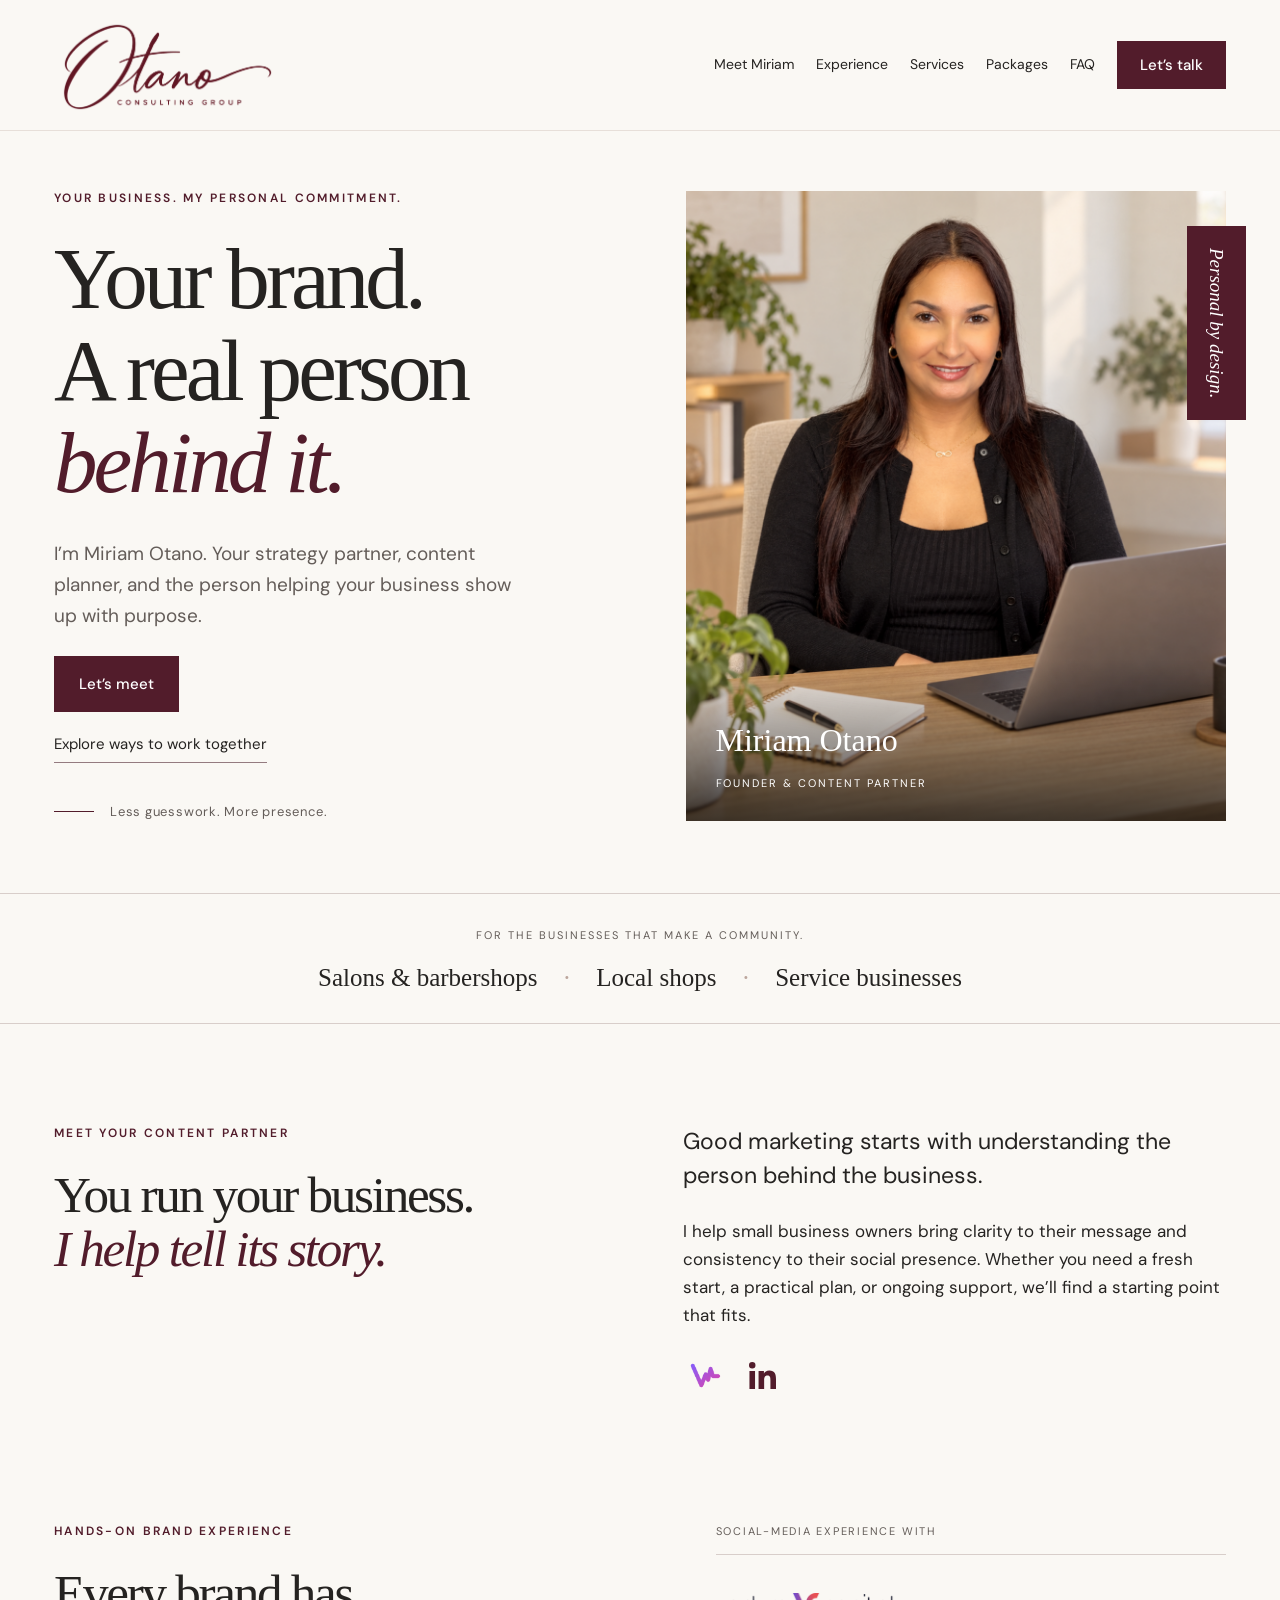
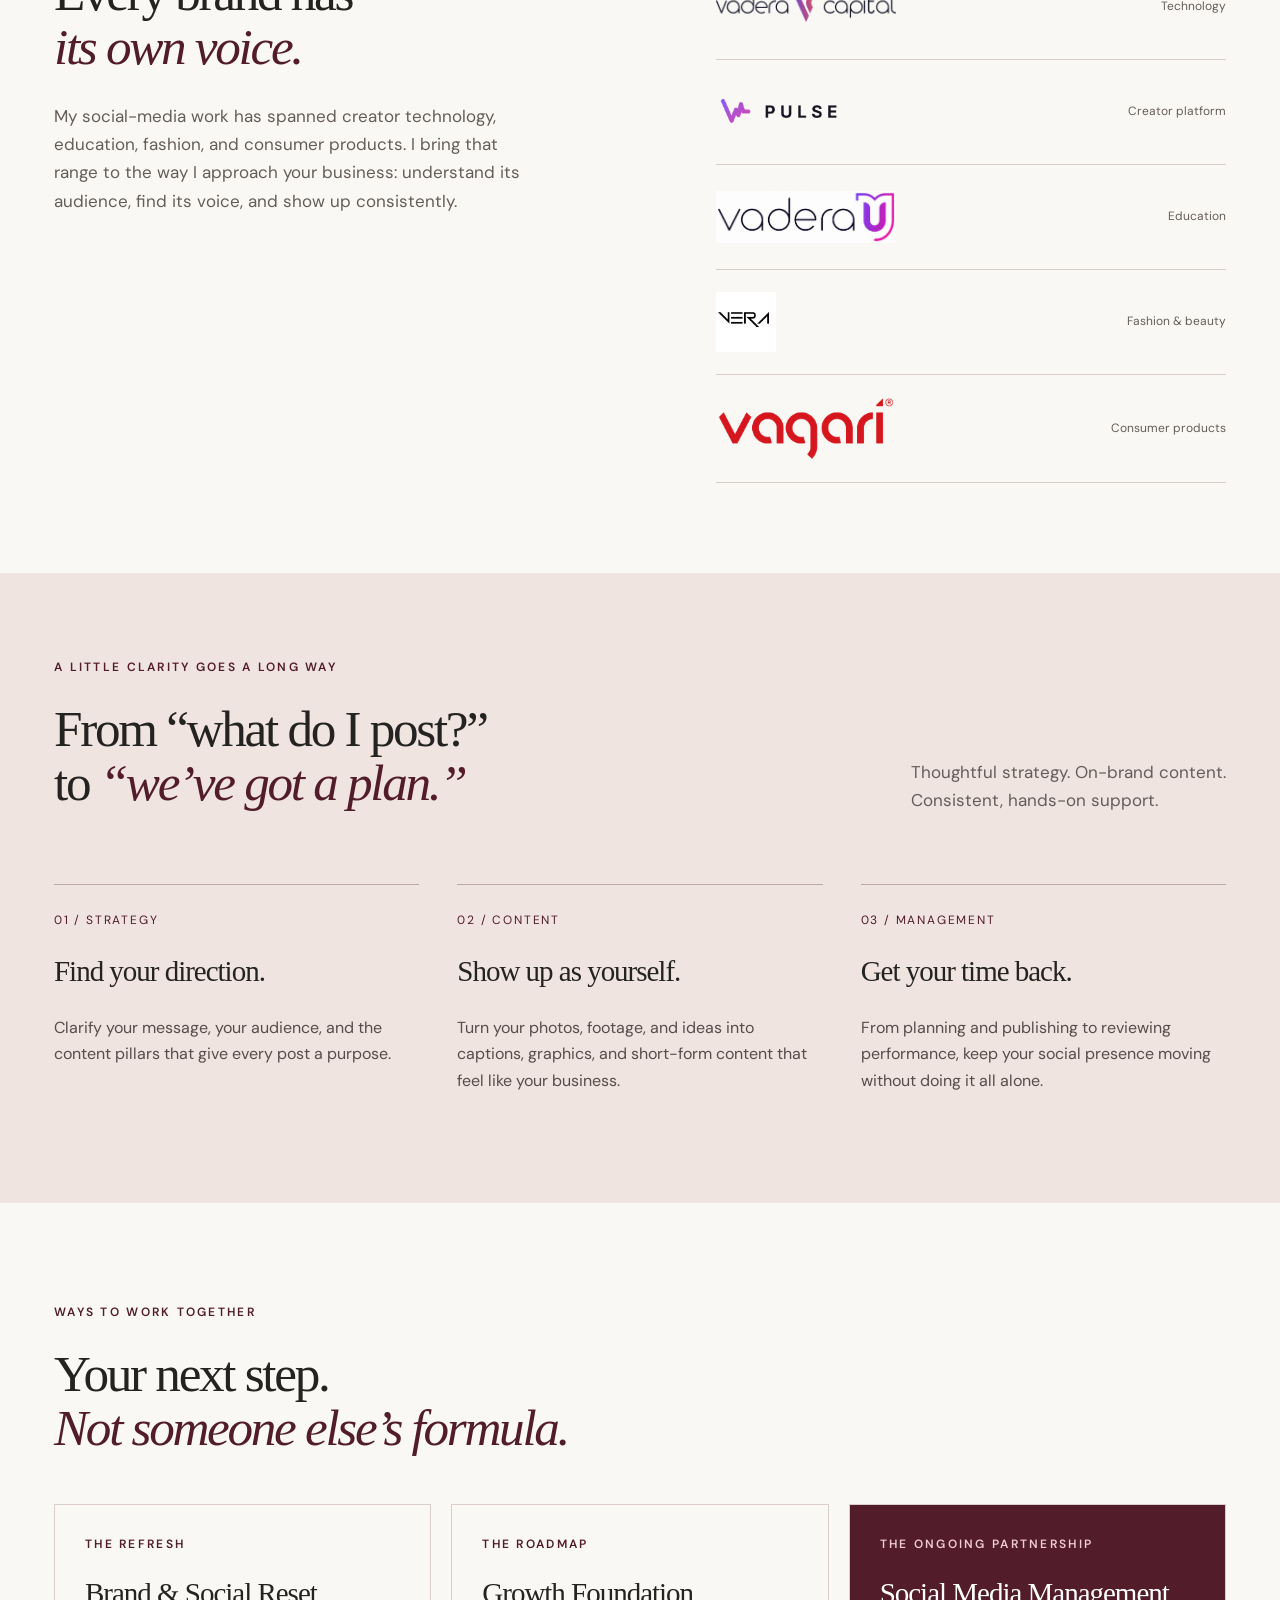
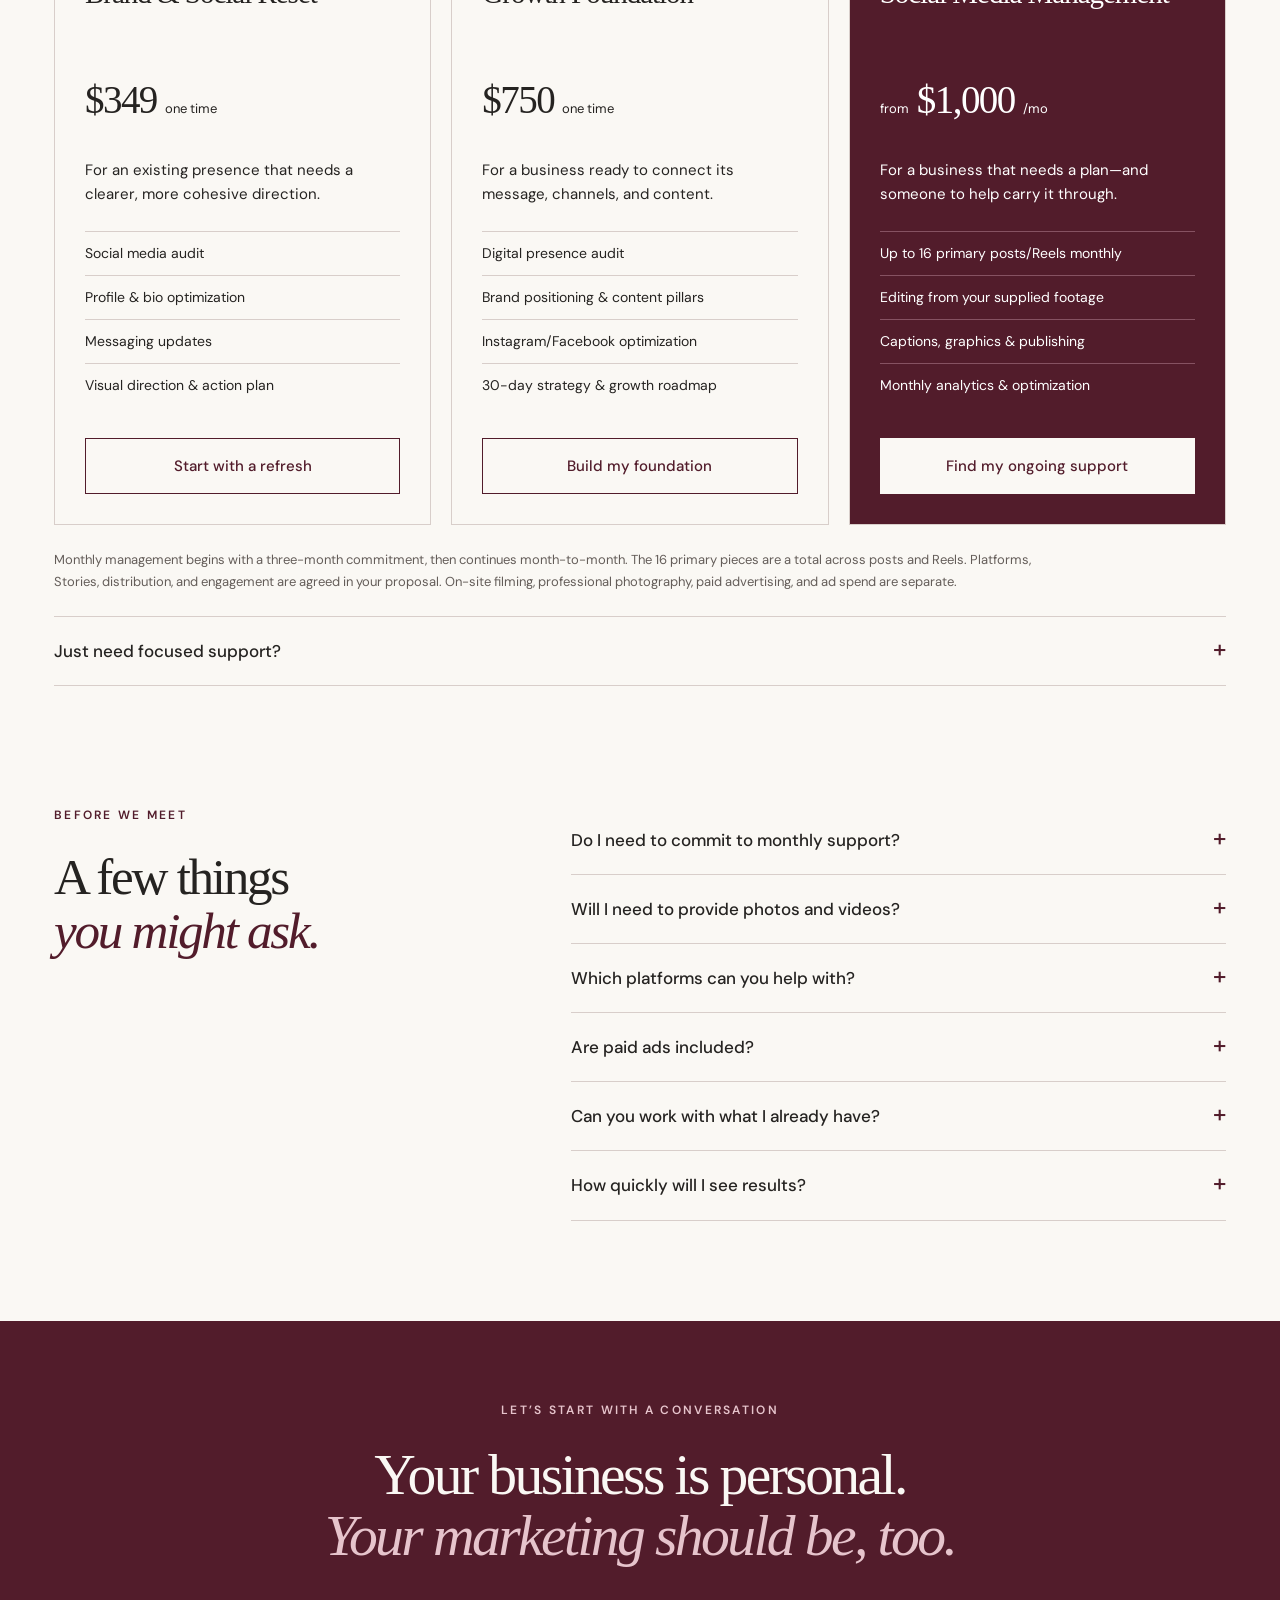
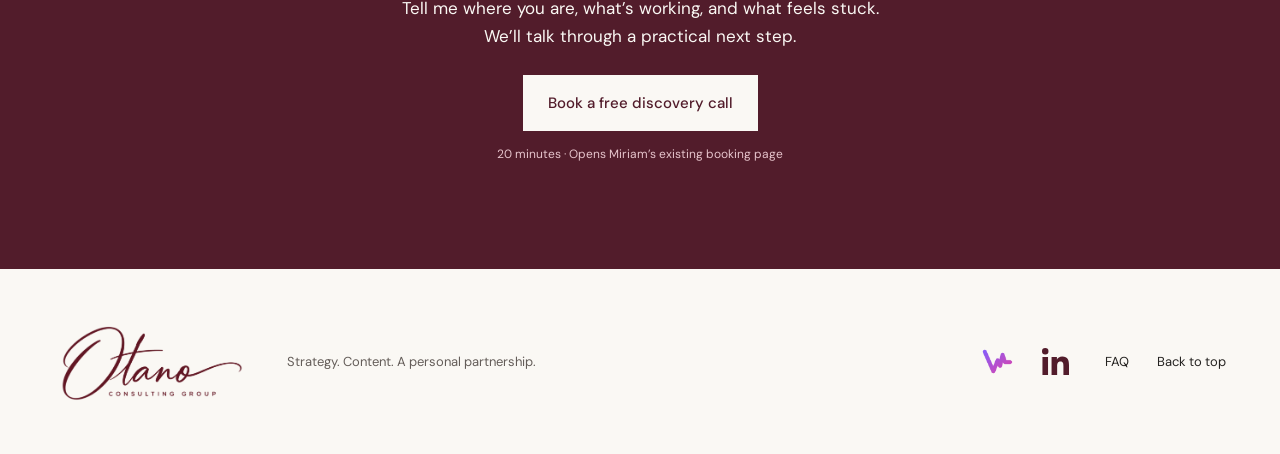
<file: index.html>
<!doctype html>
<html lang="en"><head><meta charset="utf-8"><meta name="viewport" content="width=device-width,initial-scale=1"><title>Otano Consulting Group | Meet your content partner</title><meta name="description" content="Social media strategy, content creation, and management for small businesses. Meet Miriam Otano and find the right support for your brand."><link rel="icon" href="data:image/svg+xml,%3Csvg xmlns='http://www.w3.org/2000/svg' viewBox='0 0 64 64'%3E%3Crect width='64' height='64' rx='12' fill='%23521c2b'/%3E%3Ctext x='13' y='48' font-size='48' fill='white' font-family='Georgia'%3EO%3C/text%3E%3C/svg%3E"><link rel="stylesheet" href="style.css"><link rel="stylesheet" href="brand.css?v=9">
<script async src="https://www.googletagmanager.com/gtag/js?id=G-FG1D96ST3H"></script>
<script>
  window.dataLayer = window.dataLayer || [];
  function gtag(){dataLayer.push(arguments);}
  gtag('js', new Date());
  gtag('config', 'G-FG1D96ST3H');
</script>
<link rel="stylesheet" href="site-update.css?v=20260921"></head>
<body><header><a class="brand" href="#home" aria-label="Otano home"><img class="approved-logo" src="otano-logo-transparent.png" alt="Otano Consulting Group"></a><button class="menu" aria-expanded="false" aria-controls="navigation">Menu</button><nav id="navigation"><a href="#miriam">Meet Miriam</a><a href="#experience">Experience</a><a href="#services">Services</a><a href="#packages">Packages</a><a href="#faq">FAQ</a><a class="button small" href="#contact">Let’s talk</a></nav></header>
<main><section class="hero wrap" id="home"><div class="hero-copy"><p class="eyebrow">YOUR BUSINESS. MY PERSONAL COMMITMENT.</p><h1>Your brand.<br>A real person<br><em>behind it.</em></h1><p class="intro">I’m Miriam Otano. Your strategy partner, content planner, and the person helping your business show up with purpose.</p><a class="button" href="#contact">Let’s meet</a><a class="text-link" href="#packages">Explore ways to work together</a><div class="hero-note"><span class="line"></span>Less guesswork. More presence.</div></div><figure class="portrait"><img src="miriam-desk-concept.png" alt="Miriam Otano seated behind a desk" fetchpriority="high"><figcaption><span>Miriam Otano</span><small>FOUNDER & CONTENT PARTNER</small></figcaption><div class="photo-tag">Personal by design.</div></figure></section>
<div class="audience"><span>FOR THE BUSINESSES THAT MAKE A COMMUNITY.</span><p>Salons & barbershops <b>·</b> Local shops <b>·</b> Service businesses</p></div>
<section class="wrap about" id="miriam"><div><p class="eyebrow">MEET YOUR CONTENT PARTNER</p><h2>You run your business.<br><em>I help tell its story.</em></h2></div><div><p class="large">Good marketing starts with understanding the person behind the business.</p><p>I help small business owners bring clarity to their message and consistency to their social presence. Whether you need a fresh start, a practical plan, or ongoing support, we’ll find a starting point that fits.</p><div class="social-links"><a href="https://vaderapulse.app/miriamotano" target="_blank" rel="noopener" aria-label="Miriam Otano on Pulse"><img src="pulse-icon.png" alt="" width="32" height="28"></a><a href="https://www.linkedin.com/in/miriamotano/" target="_blank" rel="noopener" aria-label="Miriam Otano on LinkedIn"><svg viewBox="0 0 24 24" width="27" height="27" fill="currentColor" aria-hidden="true"><path d="M5.37 24H.4V7.98h4.97V24ZM2.88 5.8a2.88 2.88 0 1 1 0-5.76 2.88 2.88 0 0 1 0 5.76ZM24 24h-4.96v-7.8c0-1.86-.04-4.25-2.59-4.25-2.59 0-2.99 2.02-2.99 4.11V24H8.5V7.98h4.76v2.19h.07c.66-1.26 2.28-2.59 4.69-2.59 5.01 0 5.98 3.3 5.98 7.59V24Z"/></svg></a></div></div></section>
<section class="experience wrap" id="experience"><div class="experience-editorial"><p class="eyebrow">HANDS-ON BRAND EXPERIENCE</p><h2>Every brand has<br><em>its own voice.</em></h2><p>My social-media work has spanned creator technology, education, fashion, and consumer products. I bring that range to the way I approach your business: understand its audience, find its voice, and show up consistently.</p></div><div class="brand-roster" aria-label="Brands Miriam has supported"><p class="roster-label">SOCIAL-MEDIA EXPERIENCE WITH</p><div><span class="roster-brand"><img src="vadera-capital.png" alt="Vadera Capital" loading="lazy" class=""><span class="roster-name">Vadera Capital</span></span><small>Technology</small></div><div><span class="roster-brand"><img src="pulse.png" alt="Vadera Pulse" loading="lazy" class=""><span class="roster-name">Vadera Pulse</span></span><small>Creator platform</small></div><div><span class="roster-brand"><img src="vaderau.png" alt="vaderaU" loading="lazy" class=""><span class="roster-name">vaderaU</span></span><small>Education</small></div><div><span class="roster-brand"><img src="vera-wear.jpg" alt="Vera Wear" loading="lazy" class=""><span class="roster-name">Vera Wear</span></span><small>Fashion & beauty</small></div><div><span class="roster-brand"><img src="vagari-red.png" alt="VAGARi" loading="lazy" class="vagari-logo"><span class="roster-name">VAGARi</span></span><small>Consumer products</small></div></div></section>
<section class="services" id="services"><div class="wrap"><div class="section-head"><div><p class="eyebrow">A LITTLE CLARITY GOES A LONG WAY</p><h2>From “what do I post?”<br>to <em>“we’ve got a plan.”</em></h2></div><p>Thoughtful strategy. On-brand content.<br>Consistent, hands-on support.</p></div><div class="service-grid"><article><span class="number">01 / STRATEGY</span><h3>Find your direction.</h3><p>Clarify your message, your audience, and the content pillars that give every post a purpose.</p></article><article><span class="number">02 / CONTENT</span><h3>Show up as yourself.</h3><p>Turn your photos, footage, and ideas into captions, graphics, and short-form content that feel like your business.</p></article><article><span class="number">03 / MANAGEMENT</span><h3>Get your time back.</h3><p>From planning and publishing to reviewing performance, keep your social presence moving without doing it all alone.</p></article></div></div></section>
<section class="wrap packages" id="packages"><p class="eyebrow">WAYS TO WORK TOGETHER</p><h2>Your next step.<br><em>Not someone else’s formula.</em></h2><div class="package-grid"><article><p class="eyebrow">THE REFRESH</p><h3>Brand & Social Reset</h3><p class="price">$349 <small>one time</small></p><p>For an existing presence that needs a clearer, more cohesive direction.</p><ul><li>Social media audit</li><li>Profile & bio optimization</li><li>Messaging updates</li><li>Visual direction & action plan</li></ul><a class="button outline" href="#contact">Start with a refresh</a></article><article><p class="eyebrow">THE ROADMAP</p><h3>Growth Foundation</h3><p class="price">$750 <small>one time</small></p><p>For a business ready to connect its message, channels, and content.</p><ul><li>Digital presence audit</li><li>Brand positioning & content pillars</li><li>Instagram/Facebook optimization</li><li>30-day strategy & growth roadmap</li></ul><a class="button outline" href="#contact">Build my foundation</a></article><article class="featured"><p class="eyebrow">THE ONGOING PARTNERSHIP</p><h3>Social Media Management</h3><p class="price"><small>from</small> $1,000 <small>/mo</small></p><p>For a business that needs a plan—and someone to help carry it through.</p><ul><li>Up to 16 primary posts/Reels monthly</li><li>Editing from your supplied footage</li><li>Captions, graphics & publishing</li><li>Monthly analytics & optimization</li></ul><a class="button light" href="#contact">Find my ongoing support</a></article></div><p class="scope">Monthly management begins with a three-month commitment, then continues month-to-month. The 16 primary pieces are a total across posts and Reels. Platforms, Stories, distribution, and engagement are agreed in your proposal. On-site filming, professional photography, paid advertising, and ad spend are separate.</p><details class="extras"><summary>Just need focused support?</summary><div><p><strong>Social Media Audit — $199</strong><br>A focused review with practical recommendations.</p><p><strong>30-Day Content Strategy — $399</strong><br>A clear plan for your next month of content.</p><p><strong>Custom Growth Strategy — from $1,500/month</strong><br>A custom proposal for broader needs or multiple locations.</p></div></details></section>
<section class="faq wrap" id="faq"><div><p class="eyebrow">BEFORE WE MEET</p><h2>A few things<br><em>you might ask.</em></h2></div><div><details><summary>Do I need to commit to monthly support?</summary><p>No. You can start with a one-time reset or strategy project. Monthly management starts with a three-month minimum, billed monthly, then continues month-to-month.</p></details><details><summary>Will I need to provide photos and videos?</summary><p>For most monthly packages, you provide the raw photos and footage. Editing and agreed content production are included; on-site filming and professional photography are quoted separately.</p></details><details><summary>Which platforms can you help with?</summary><p>Instagram, Facebook, TikTok, and other short-form platforms as appropriate. Your proposal confirms the exact platforms and distribution.</p></details><details><summary>Are paid ads included?</summary><p>No. Paid advertising and ad spend are separate from organic social media management.</p></details><details><summary>Can you work with what I already have?</summary><p>Yes. We can build on your current website and social presence. Growth Foundation includes website messaging recommendations, not website development.</p></details><details><summary>How quickly will I see results?</summary><p>There is no guaranteed growth timeline. The initial focus is a clearer brand presence, a consistent content plan, and ongoing performance review.</p></details></div></section>
<section class="contact" id="contact"><div class="wrap"><p class="eyebrow">LET’S START WITH A CONVERSATION</p><h2>Your business is personal.<br><em>Your marketing should be, too.</em></h2><p>Tell me where you are, what’s working, and what feels stuck.<br>We’ll talk through a practical next step.</p><a class="button light" href="https://calendly.com/otanoconsultinggroup/new-meeting-1" target="_blank" rel="noopener">Book a free discovery call</a><p class="fine">20 minutes · Opens Miriam’s existing booking page</p></div></section></main><footer class="wrap"><a class="brand" href="#home"><img class="approved-logo" src="otano-logo-transparent.png" alt="Otano Consulting Group"></a><p>Strategy. Content. A personal partnership.</p><div class="social-links"><a href="https://vaderapulse.app/miriamotano" target="_blank" rel="noopener" aria-label="Miriam Otano on Pulse"><img src="pulse-icon.png" alt="" width="32" height="28"></a><a href="https://www.linkedin.com/in/miriamotano/" target="_blank" rel="noopener" aria-label="Miriam Otano on LinkedIn"><svg viewBox="0 0 24 24" width="27" height="27" fill="currentColor" aria-hidden="true"><path d="M5.37 24H.4V7.98h4.97V24ZM2.88 5.8a2.88 2.88 0 1 1 0-5.76 2.88 2.88 0 0 1 0 5.76ZM24 24h-4.96v-7.8c0-1.86-.04-4.25-2.59-4.25-2.59 0-2.99 2.02-2.99 4.11V24H8.5V7.98h4.76v2.19h.07c.66-1.26 2.28-2.59 4.69-2.59 5.01 0 5.98 3.3 5.98 7.59V24Z"/></svg></a></div><a href="#faq">FAQ</a><a href="#home">Back to top</a></footer><script src="app.js"></script></body></html>
</file>
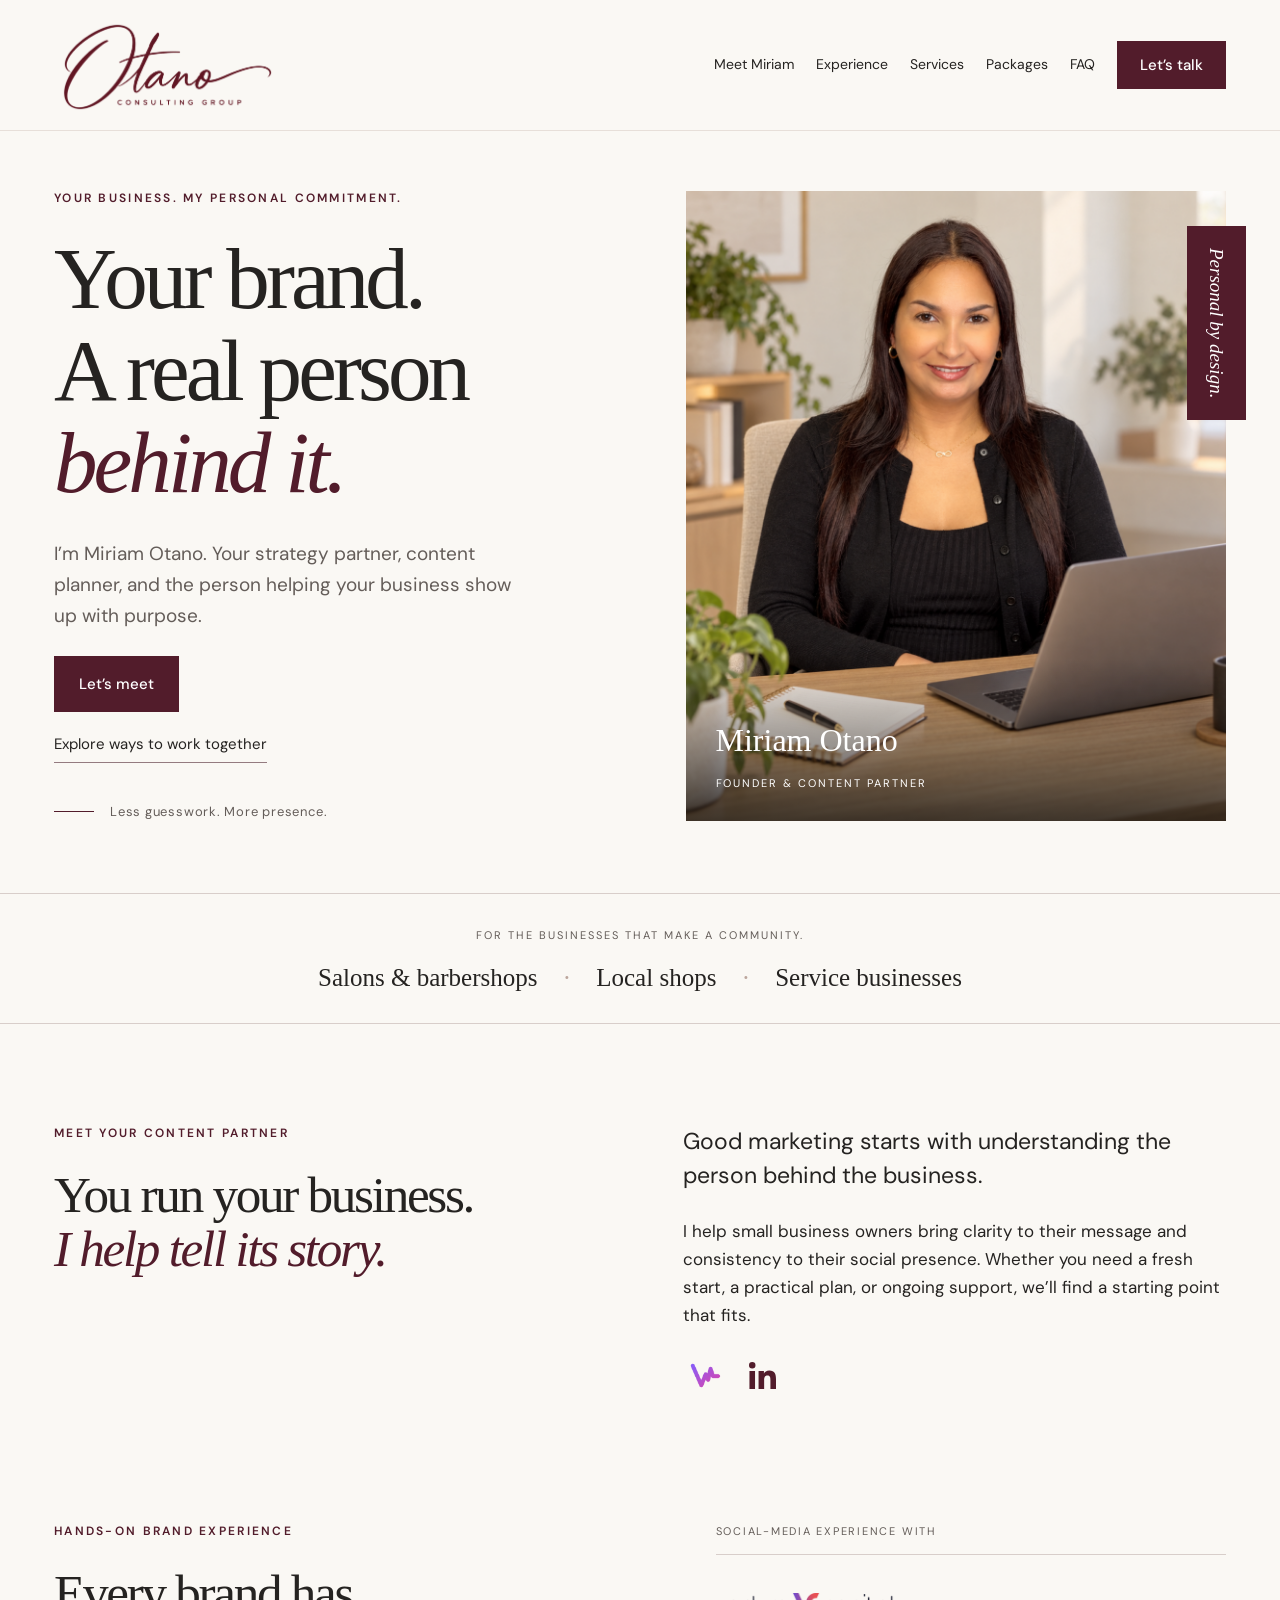
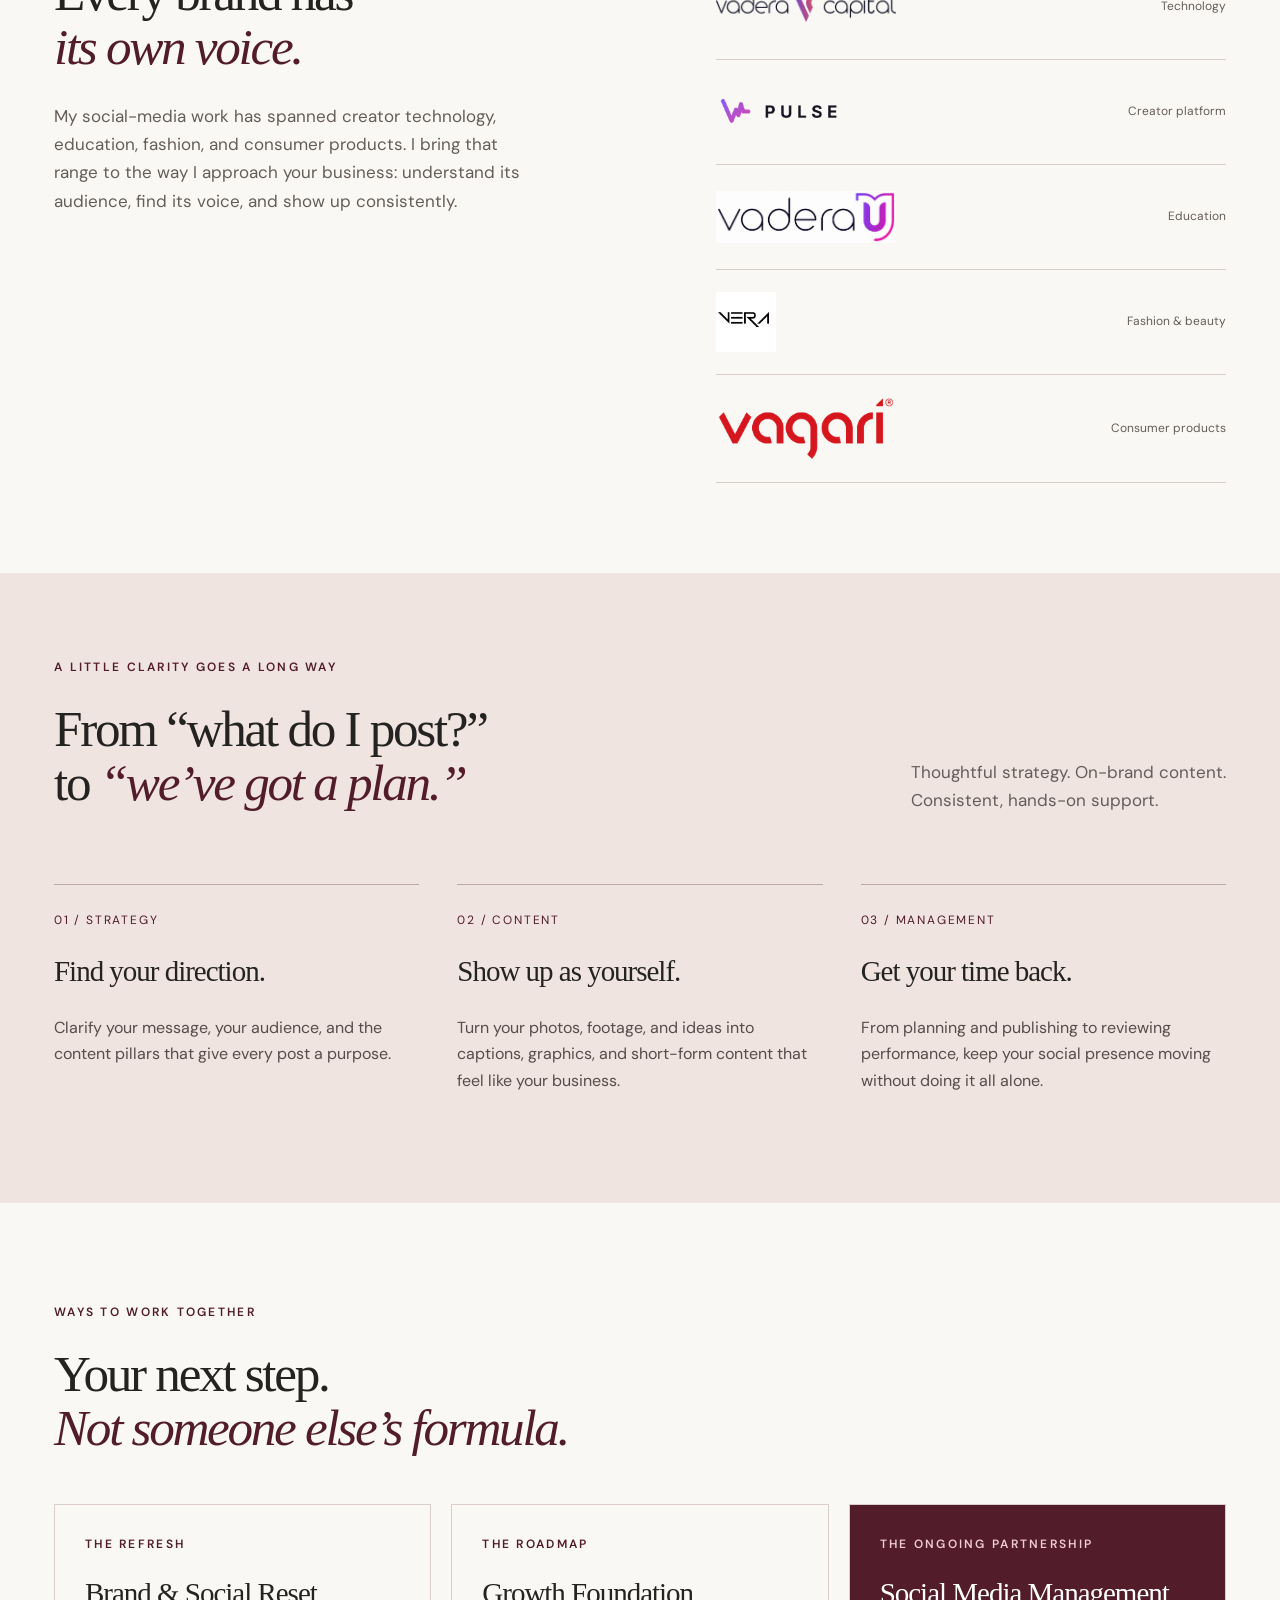
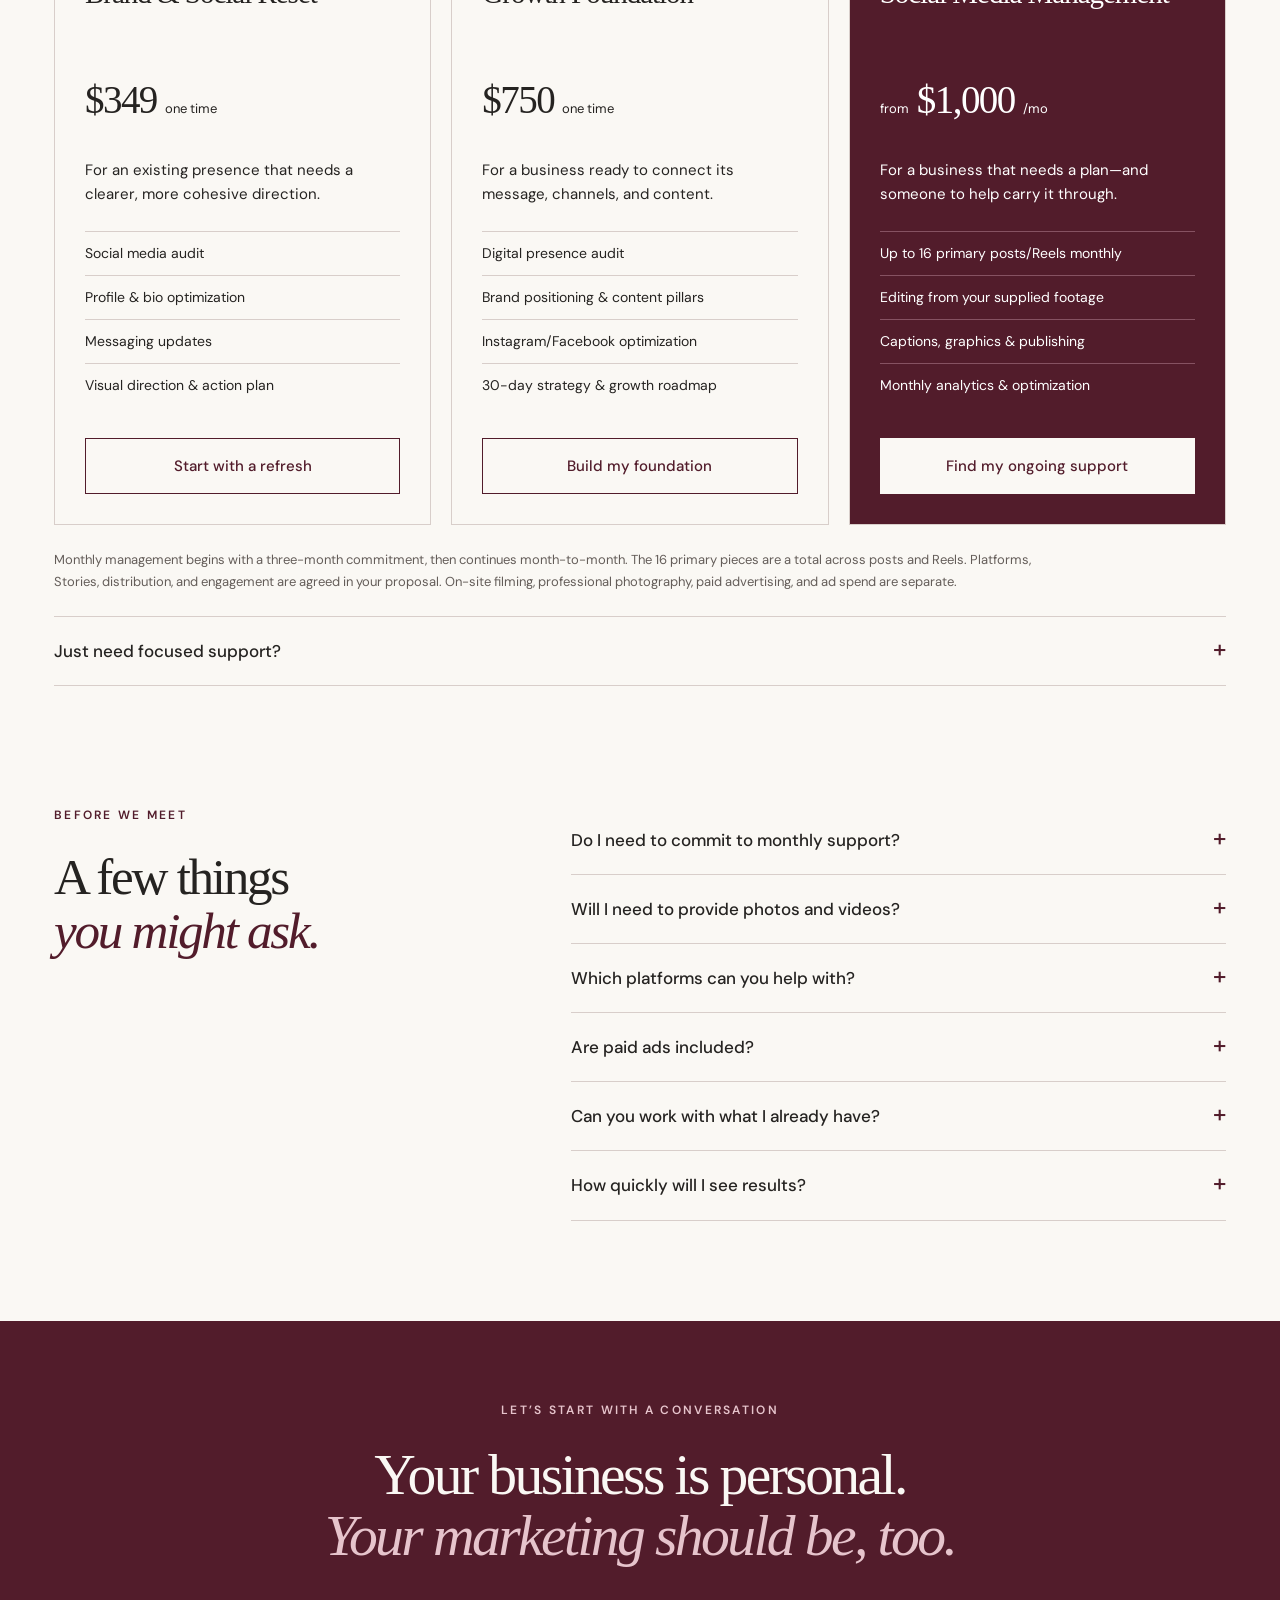
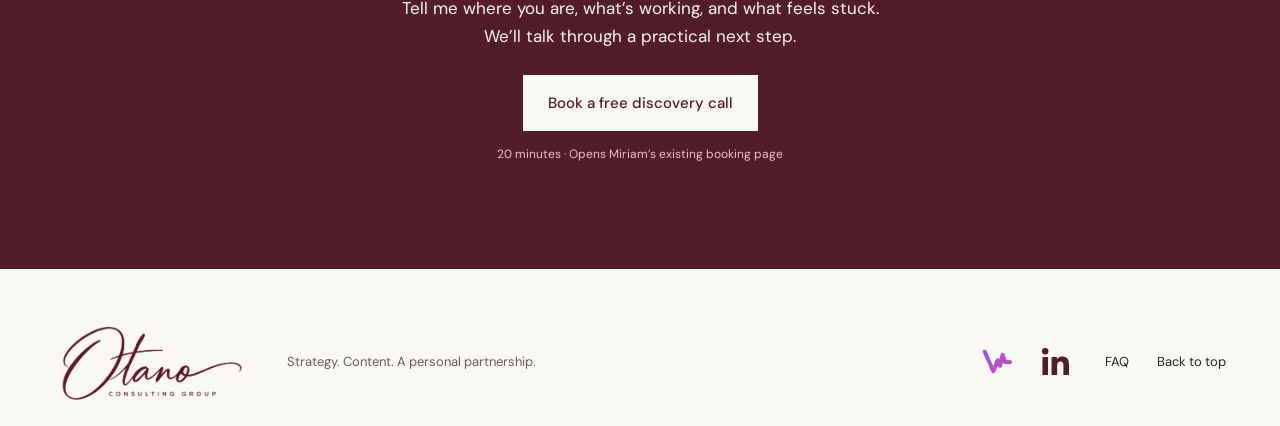
<file: consulting.html>
<!doctype html><html lang="en"><head><meta charset="UTF-8"><meta name="viewport" content="width=device-width,initial-scale=1"><meta name="robots" content="noindex"><meta http-equiv="refresh" content="0;url=index.html"><link rel="canonical" href="https://otanoconsultinggroup.com/"><title>Otano Consulting Group — Marketing Services</title></head><body><p>Explore our <a href="index.html">social media and marketing services</a>.</p></body></html>
</file>
<file: style.css>
@import url('https://fonts.googleapis.com/css2?family=Allura&family=DM+Sans:wght@400;500;600;700&family=Manrope:wght@400;500;600&display=swap');
:root{--paper:#faf8f4;--ink:#252321;--wine:#521c2b;--muted:#645d59;--rose:#efe4df;--line:#d8ceca}*{box-sizing:border-box}html{scroll-behavior:smooth;scroll-padding-top:115px}body{margin:0;background:var(--paper);color:var(--ink);font-family:'DM Sans',Arial,sans-serif;font-size:17px;line-height:1.65}a{color:inherit;text-decoration:none}a:focus-visible,button:focus-visible,summary:focus-visible{outline:3px solid #ab5c72;outline-offset:6px}p{margin:0 0 24px}h1,h2,h3{font-family:Georgia,'Times New Roman',serif;font-weight:400;line-height:1.06;margin:0 0 28px;letter-spacing:-.045em}h1{font-size:clamp(60px,6.8vw,102px)}h2{font-size:clamp(38px,4vw,60px)}h3{font-size:29px;letter-spacing:-.035em}em{font-weight:400;color:var(--wine)}.wrap{max-width:1320px;margin:auto;padding-left:54px;padding-right:54px}.preview{background:var(--wine);color:#fff;font-size:12px;letter-spacing:.055em;text-align:center;padding:7px 16px}.preview span{margin:0 12px}header{position:sticky;top:0;z-index:10;display:flex;align-items:center;justify-content:space-between;padding:22px 54px;background:#faf8f4f5;border-bottom:1px solid #e7dfd9;backdrop-filter:blur(12px)}.brand{font-family:Georgia,serif;font-size:36px;letter-spacing:.18em;line-height:1}.brand small{display:block;font-family:Arial,sans-serif;font-size:9px;letter-spacing:.34em;margin-top:10px}nav{display:flex;gap:30px;align-items:center;font-size:14px}nav>a:not(.button):hover,.text-link:hover{color:#90354f}.button{display:inline-flex;justify-content:center;align-items:center;gap:30px;background:var(--wine);color:white;padding:15px 24px;font-size:15px;font-weight:500;transition:transform .2s,background .2s;border:1px solid var(--wine)}.button:hover{transform:translateY(-2px);background:#732b40}.button.small{padding:11px 22px}.menu{display:none}.hero{display:grid;grid-template-columns:1.05fr 1fr;gap:64px;align-items:center;padding-top:58px;padding-bottom:70px}.eyebrow{font-size:12px;font-weight:600;letter-spacing:.19em;color:var(--wine);margin-bottom:24px}.intro{max-width:460px;font-size:19px;color:var(--muted)}.text-link{display:inline-block;border-bottom:1px solid #947b80;padding:5px 0;font-size:15px}.hero .text-link{display:block;width:fit-content;margin-top:15px}.hero-note{display:flex;align-items:center;gap:16px;font-size:13px;color:var(--muted);margin-top:38px;letter-spacing:.06em}.line{width:40px;height:1px;background:var(--wine)}.portrait{position:relative;margin:0;background:var(--rose);height:630px}.portrait img{width:100%;height:100%;object-fit:cover;object-position:center 30%}.portrait figcaption{position:absolute;left:0;right:0;bottom:0;padding:55px 30px 26px;background:linear-gradient(transparent,#000b);color:white}.portrait figcaption span{font-family:Georgia,serif;font-size:32px;display:block}.portrait figcaption small{font-size:11px;letter-spacing:.18em}.photo-tag{position:absolute;right:-20px;top:35px;writing-mode:vertical-rl;background:var(--wine);color:#fff;padding:22px 14px;font-family:Georgia,serif;font-style:italic;font-size:19px}.audience{text-align:center;border-top:1px solid var(--line);border-bottom:1px solid var(--line);padding:25px 20px}.audience span{font-size:11px;letter-spacing:.18em;color:var(--muted)}.audience p{font-family:Georgia,serif;font-size:25px;margin:10px 0 0}.audience b{font-weight:400;color:#bca69d;margin:0 20px}.about{display:grid;grid-template-columns:1fr 1fr;gap:85px;padding-top:100px;padding-bottom:100px}.large{font-size:23px;line-height:1.5}.fine{font-size:12px;margin-top:14px;color:var(--muted)}.services{background:var(--rose);padding:85px 0}.section-head{display:flex;justify-content:space-between;gap:40px;align-items:end}.section-head>p{color:var(--muted)}.service-grid{display:grid;grid-template-columns:repeat(3,1fr);gap:38px;margin-top:45px}.service-grid article{border-top:1px solid #bda9a4;padding-top:26px}.number{font-size:12px;letter-spacing:.15em;color:var(--wine);display:block;margin-bottom:26px}.service-grid p{font-size:16px;color:#574c49}.packages{padding-top:100px;padding-bottom:70px}.package-grid{display:grid;grid-template-columns:repeat(3,1fr);margin-top:48px;gap:20px}.package-grid article{border:1px solid var(--line);padding:30px;display:flex;flex-direction:column}.package-grid article>p:not(.eyebrow):not(.price){font-size:15px}.package-grid h3{min-height:62px}.price{font-family:Georgia,serif;font-size:39px;letter-spacing:-.04em;margin:0 0 25px}.price small{font-family:'DM Sans',sans-serif;font-size:13px;letter-spacing:0}.package-grid ul{list-style:none;margin:0 0 30px;padding:0;font-size:14px;flex:1}.package-grid li{border-top:1px solid var(--line);padding:10px 0}.outline{background:transparent;color:var(--wine)}.outline:hover{color:white}.featured{background:var(--wine);color:#fff}.featured .eyebrow{color:#f1c9d2}.featured li{border-color:#865262}.light{background:var(--paper);color:var(--wine);border-color:var(--paper)}.light:hover{background:#efdfdc;color:var(--wine)}.scope{font-size:13px;color:var(--muted);margin-top:24px;max-width:980px}.extras{border-top:1px solid var(--line);border-bottom:1px solid var(--line)}summary{cursor:pointer;padding:20px 0;list-style:none;font-size:17px;font-weight:500;display:flex;justify-content:space-between;gap:24px}summary:after{content:'+';color:var(--wine);font-size:24px;line-height:1}details[open]>summary:after{content:'−'}.extras>div{display:grid;grid-template-columns:repeat(3,1fr);gap:35px;font-size:15px}.faq{display:grid;grid-template-columns:.8fr 1.2fr;gap:80px;padding-top:50px;padding-bottom:100px}.faq details{border-bottom:1px solid var(--line)}.faq details p{color:var(--muted);font-size:16px}.contact{background:var(--wine);color:var(--paper);padding:80px 0;text-align:center}.contact .eyebrow,.contact em,.contact .fine{color:#e6c4cc}.contact h2{font-size:clamp(38px,4.5vw,65px)}footer{display:flex;align-items:center;gap:28px;padding-top:45px;padding-bottom:45px;font-size:13px}footer p{margin:0 auto 0 15px;color:var(--muted)}footer .brand{font-size:25px}footer .brand small{font-size:7px}@media(min-width:1500px){header{padding-left:calc((100vw - 1212px)/2);padding-right:calc((100vw - 1212px)/2)}}@media(max-width:1000px){.wrap{padding-left:30px;padding-right:30px}header{padding:20px 30px}nav{gap:18px}.hero{gap:35px}.portrait{height:560px}.package-grid article{padding:22px}.package-grid{gap:12px}.about,.faq{gap:40px}.section-head{align-items:start}.section-head>p{max-width:230px}footer{flex-wrap:wrap}}@media(max-width:720px){html{scroll-padding-top:90px}.preview{font-size:10px}.wrap{padding-left:24px;padding-right:24px}header{padding:18px 24px}.brand{font-size:28px}.brand small{font-size:7px}.menu{display:block;background:none;border:1px solid var(--line);padding:8px 14px;font:inherit;font-size:14px}nav{display:none;position:absolute;top:100%;left:0;right:0;background:var(--paper);padding:24px;box-shadow:0 10px 20px #0001}nav.open{display:flex;flex-direction:column;align-items:stretch}.hero{grid-template-columns:1fr;gap:35px;padding-top:38px;padding-bottom:45px}h1{font-size:64px}.hero-copy .eyebrow{font-size:10px}.intro{font-size:17px}.portrait{height:510px;margin-right:12px}.photo-tag{right:-12px}.hero-note{margin-top:25px}.audience p{font-size:19px}.audience b{margin:0 5px}.audience span{font-size:9px}.about,.faq{grid-template-columns:1fr;gap:16px;padding-top:60px;padding-bottom:60px}.services{padding:60px 0}.section-head{display:block}.section-head>p{max-width:none}.service-grid,.package-grid,.extras>div{grid-template-columns:1fr;gap:20px}.service-grid{margin-top:24px}.service-grid article{padding-top:22px}.service-grid h3{margin-bottom:16px}.packages{padding-top:60px;padding-bottom:25px}.package-grid{margin-top:30px}.package-grid article{padding:28px}.package-grid h3{min-height:0}.package-grid .button{margin-top:10px}.contact{padding:60px 0}.contact br{display:none}.contact h2{line-height:1.13}footer{gap:22px;padding-top:30px;padding-bottom:30px}footer p{width:100%;margin:0;order:4}h2{line-height:1.12}}@media(prefers-reduced-motion:reduce){html{scroll-behavior:auto}.button{transition:none}}
</file>
<file: brand.css>
.brand{display:inline-flex;flex-direction:column;align-items:center;flex-shrink:0;letter-spacing:0;color:var(--wine);width:177px}
.wordmark{display:flex;align-items:center;justify-content:center;height:81px;white-space:nowrap}
.initial{display:block;width:75px;height:81px;flex-shrink:0;overflow:visible}
.signature{position:relative;font-family:'Allura','Brush Script MT',cursive;font-weight:400;font-size:69px;line-height:1;letter-spacing:-.035em;margin-left:-24px;transform:translateY(9px)}
.brand small{font-family:'DM Sans',Arial,sans-serif;font-size:8px;letter-spacing:.26em;margin-top:5px;line-height:1.5}
header{padding-top:10px;padding-bottom:10px}
footer .brand{width:158px}footer .wordmark{height:70px}footer .initial{width:65px;height:70px}footer .signature{font-size:61px;margin-left:-21px;transform:translateY(8px)}footer .brand small{font-size:7px}
@media(max-width:720px){.brand{width:144px}.wordmark{height:66px}.initial{width:61px;height:66px}.signature{font-size:57px;margin-left:-20px;transform:translateY(7px)}.brand small{font-size:7px;margin-top:4px}header{padding-top:10px;padding-bottom:10px}}
.experience{padding-top:25px;padding-bottom:90px}.experience-intro{max-width:720px;color:var(--muted)}.experience-grid{display:grid;grid-template-columns:repeat(3,1fr);gap:24px;margin-top:35px}.experience-grid article{border:1px solid var(--line);background:white}.experience-art{height:160px;display:flex;align-items:center;justify-content:center;padding:34px;background:#f1ece8}.experience-art img{max-width:100%;max-height:100%;object-fit:contain}.art-3{background:#172230}.art-4{background:#fff}.art-5{padding:0;overflow:hidden}.art-5 img{width:100%;height:100%;max-height:none;object-fit:cover;object-position:center 55%}.experience-copy{padding:24px}.experience-copy .eyebrow{font-size:10px;margin-bottom:12px}.experience-copy h3{font-size:27px;margin-bottom:10px}.experience-copy>p:last-child{font-size:14px;color:var(--muted);margin:0}.experience-grid a:hover h3{text-decoration:underline;text-underline-offset:5px}.experience .section-head>p{max-width:330px}header nav{gap:22px}@media(max-width:1000px){header nav{gap:14px;font-size:13px}}@media(max-width:720px){.experience-grid{grid-template-columns:1fr}.experience{padding-bottom:60px}.experience-art{height:175px}header nav{font-size:16px}}
.portrait figcaption .concept-label{display:block;font-size:11px;letter-spacing:.02em;margin-top:7px}.portrait img{object-position:center center}
.signature-word{font-family:'Allura','Brush Script MT',cursive;font-weight:400;position:relative;align-items:baseline;height:80px;transform:rotate(-7deg);gap:0}.signature-o{font-size:105px;line-height:.85;letter-spacing:-.12em}.signature-tail{font-size:70px;line-height:1;margin-left:-7px;transform:translateY(2px)}.brand small{margin-top:9px}.experience{display:grid;grid-template-columns:1.1fr 1fr;gap:100px;padding-top:25px;padding-bottom:90px}.experience-editorial>p:last-child{max-width:490px;color:var(--muted)}.roster-label{font-size:11px;letter-spacing:.16em;color:var(--muted);padding-bottom:14px;border-bottom:1px solid var(--line);margin:0}.brand-roster>div{display:flex;justify-content:space-between;gap:20px;align-items:baseline;padding:20px 0;border-bottom:1px solid var(--line)}.brand-roster span{font-family:Georgia,serif;font-size:27px;letter-spacing:-.035em}.brand-roster small{font-size:12px;color:var(--muted);text-align:right}footer .signature-word{height:70px}footer .signature-o{font-size:92px}footer .signature-tail{font-size:61px}@media(max-width:1000px){.experience{gap:45px}}@media(max-width:720px){.experience{grid-template-columns:1fr;gap:20px;padding-bottom:60px}.signature-word{height:64px}.signature-o{font-size:85px}.signature-tail{font-size:57px}.brand-roster span{font-size:25px}}
.signature-t{display:inline-block;font-size:1.18em;-webkit-text-stroke:.45px currentColor;margin-right:.015em;line-height:.8}
.brand{width:220px}.approved-logo{display:block;width:100%;height:auto;mix-blend-mode:multiply}footer .brand{width:190px}@media(max-width:720px){.brand{width:170px}}
.brand-roster>div{align-items:center;min-height:105px}.brand-roster .roster-brand{display:flex;align-items:center;gap:20px}.roster-brand img{width:180px;height:60px;object-fit:contain;object-position:left center}.brand-roster .roster-name{position:absolute;width:1px;height:1px;overflow:hidden;clip-path:inset(50%)}.roster-brand img.product-mark{width:100px;height:120px;object-fit:cover;object-position:center}.brand-roster .roster-brand:has(.product-mark) .roster-name{position:static;width:auto;height:auto;clip-path:none;font-size:23px}@media(max-width:720px){.roster-brand img{width:150px}.brand-roster .roster-brand{gap:12px}}
.roster-brand img.vagari-logo{width:180px;height:67px;object-fit:contain}@media(max-width:720px){.roster-brand img.vagari-logo{width:150px;height:56px}}
</file>
<file: site-update.css>
.approved-logo{display:block;width:100%;height:auto;mix-blend-mode:normal}
.social-links{display:flex;align-items:center;gap:14px;margin-top:16px}
.social-links a{display:inline-flex;align-items:center;justify-content:center;min-width:44px;min-height:44px;color:var(--wine,#521c2b);border-radius:8px}
.social-links a:hover{background:#efe4df}
.social-links a:focus-visible{outline:2px solid currentColor;outline-offset:4px}
.social-links img{width:32px;height:28px;object-fit:contain}
footer .social-links{margin-top:0}
</file>
